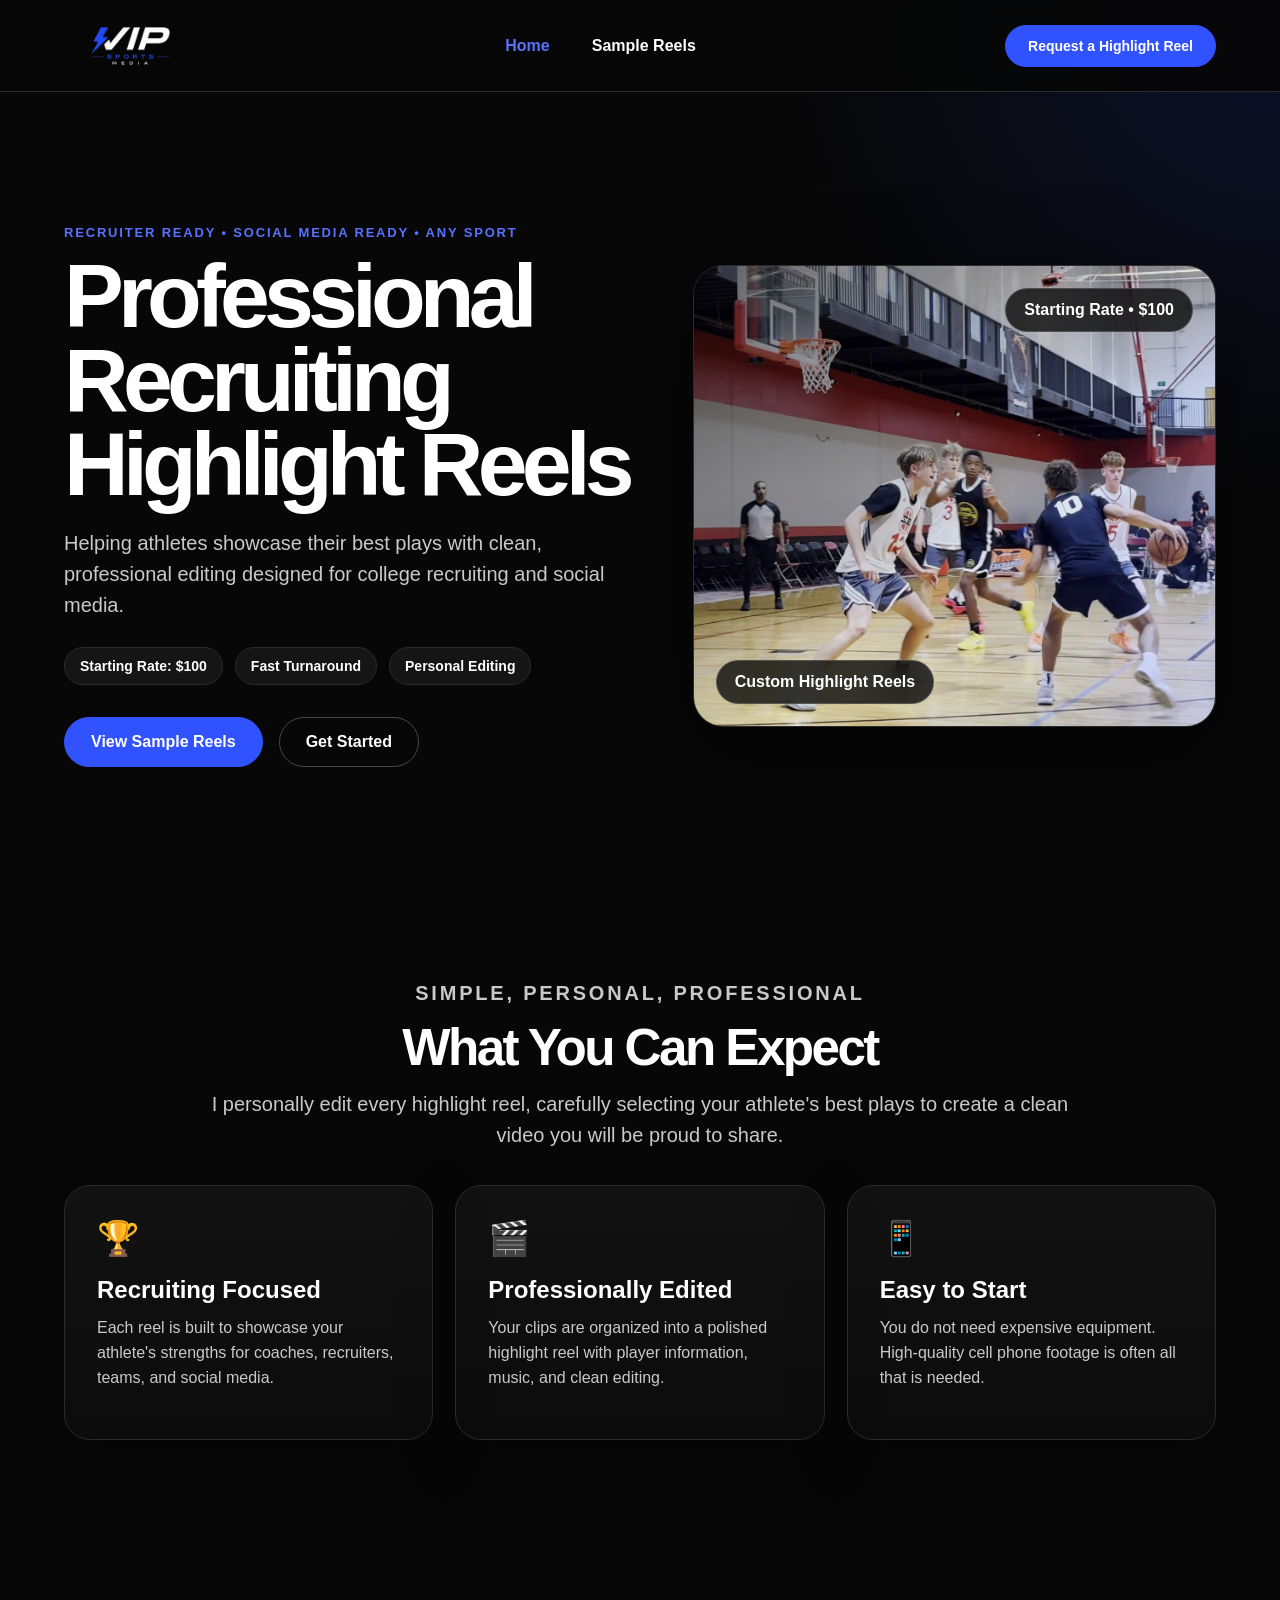
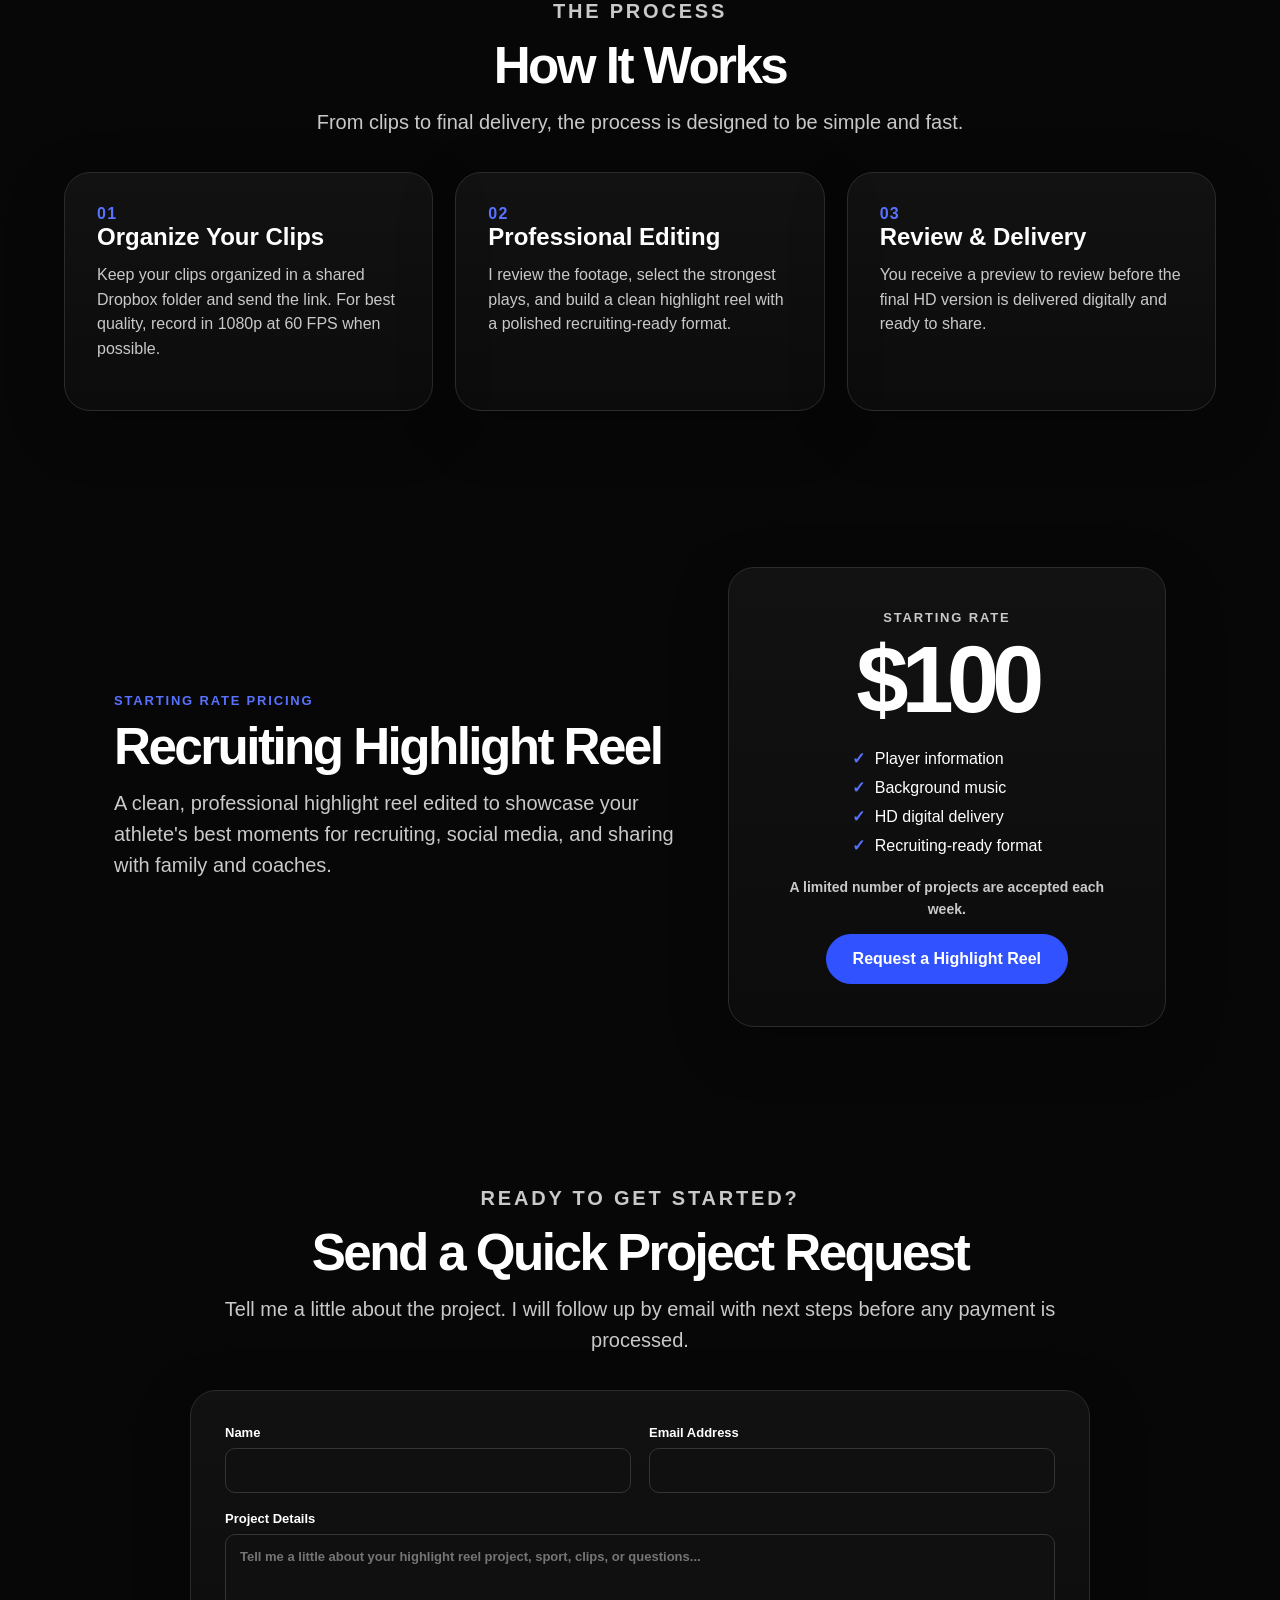
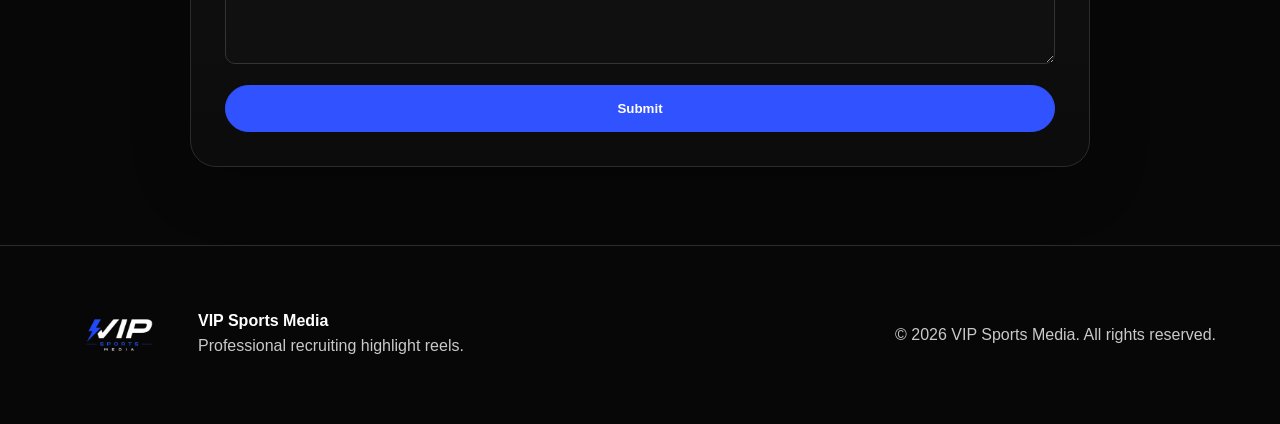
<file: index.html>
<!doctype html>
<html lang="en">
<head>
  <meta charset="utf-8">
  <meta name="viewport" content="width=device-width, initial-scale=1">
  <title>VIP Sports Media | Professional Recruiting Highlight Reels</title>
  <meta name="description" content="Professional highlight reels for recruiting, social media, and showcasing your athlete's best plays. Starting Rate sports highlight reel editing by VIP Sports Media.">
  <link rel="stylesheet" href="css/styles.css">
</head>
<body>
  <header class="site-header">
    <a class="brand" href="index.html" aria-label="VIP Sports Media home">
      <img src="images/logo.png" alt="VIP Sports Media logo">
    </a>
    <nav aria-label="Primary navigation">
      <a href="index.html" class="active">Home</a>
      <a href="sample-reels.html">Sample Reels</a>
    </nav>
    <a class="btn btn-small" href="#request">Request a Highlight Reel</a>
  </header>

  <main>
    <section class="hero section reveal">
      <div class="hero-copy">
        <p class="eyebrow">Recruiter Ready • Social Media Ready • Any Sport</p>
        <h1>Professional Recruiting Highlight Reels</h1>
        <p class="lead">Helping athletes showcase their best plays with clean, professional editing designed for college recruiting and social media.</p>
        <div class="pill-row" aria-label="Key features">
          <span>Starting Rate: $100</span>
          <span>Fast Turnaround</span>
          <span>Personal Editing</span>
        </div>
        <div class="actions">
          <a class="btn" href="sample-reels.html">View Sample Reels</a>
          <a class="btn btn-outline" href="#request">Get Started</a>
        </div>
      </div>
      <div class="hero-visual" aria-label="Basketball highlight reel action photo">
        <img src="images/hero-basketball.jpg" alt="Basketball player driving with the ball during a game">
        <div class="badge badge-top">Starting Rate • $100</div>
        <div class="badge badge-bottom">Custom Highlight Reels</div>
      </div>
    </section>

    <section class="section reveal">
      <div class="section-heading center">
        <p class="eyebrow">Simple, Personal, Professional</p>
        <h2>What You Can Expect</h2>
        <p>I personally edit every highlight reel, carefully selecting your athlete's best plays to create a clean video you will be proud to share.</p>
      </div>
      <div class="feature-grid three">
        <article class="card feature-card">
          <div class="icon">🏆</div>
          <h3>Recruiting Focused</h3>
          <p>Each reel is built to showcase your athlete's strengths for coaches, recruiters, teams, and social media.</p>
        </article>
        <article class="card feature-card">
          <div class="icon">🎬</div>
          <h3>Professionally Edited</h3>
          <p>Your clips are organized into a polished highlight reel with player information, music, and clean editing.</p>
        </article>
        <article class="card feature-card">
          <div class="icon">📱</div>
          <h3>Easy to Start</h3>
          <p>You do not need expensive equipment. High-quality cell phone footage is often all that is needed.</p>
        </article>
      </div>
    </section>

    <section class="section reveal">
      <div class="section-heading center">
        <p class="eyebrow">The Process</p>
        <h2>How It Works</h2>
        <p>From clips to final delivery, the process is designed to be simple and fast.</p>
      </div>
      <div class="steps-row">
        <article class="step-card card">
          <span class="step-number">01</span>
          <h3>Organize Your Clips</h3>
          <p>Keep your clips organized in a shared Dropbox folder and send the link. For best quality, record in 1080p at 60 FPS when possible.</p>
        </article>
        <article class="step-card card">
          <span class="step-number">02</span>
          <h3>Professional Editing</h3>
          <p>I review the footage, select the strongest plays, and build a clean highlight reel with a polished recruiting-ready format.</p>
        </article>
        <article class="step-card card">
          <span class="step-number">03</span>
          <h3>Review & Delivery</h3>
          <p>You receive a preview to review before the final HD version is delivered digitally and ready to share.</p>
        </article>
      </div>
    </section>

    <section class="section split-section reveal">
      <div>
        <p class="eyebrow">Starting Rate Pricing</p>
        <h2>Recruiting Highlight Reel</h2>
        <p class="section-text">A clean, professional highlight reel edited to showcase your athlete's best moments for recruiting, social media, and sharing with family and coaches.</p>
      </div>
      <div class="price-card card">
        <div class="price-label">Starting Rate</div>
        <div class="price">$100</div>
        <ul class="check-list">
          <li>Player information</li>
          <li>Background music</li>
          <li>HD digital delivery</li>
          <li>Recruiting-ready format</li>
        </ul>
        <p class="small-note">A limited number of projects are accepted each week.</p>
        <a class="btn" href="#request">Request a Highlight Reel</a>
      </div>
    </section>

    <section class="section reveal" id="request">
      <div class="section-heading center narrow">
        <p class="eyebrow">Ready to Get Started?</p>
        <h2>Send a Quick Project Request</h2>
        <p>Tell me a little about the project. I will follow up by email with next steps before any payment is processed.</p>
      </div>
      <form class="contact-card card" action="https://formspree.io/f/mjgqwjwo" method="POST">
        <div class="form-grid">
          <label>Name
            <input name="Name" autocomplete="name" required>
          </label>
          <label>Email Address
            <input name="Email" type="email" autocomplete="email" required>
          </label>
        </div>
        <label>Project Details
          <textarea name="Project Details" placeholder="Tell me a little about your highlight reel project, sport, clips, or questions..."></textarea>
        </label>
        <input type="hidden" name="_subject" value="New VIP Sports Media Project Request">
        <button class="btn btn-full" type="submit">Submit</button>
      </form>
    </section>
  </main>

  <footer class="site-footer">
    <img src="images/logo.png" alt="VIP Sports Media logo">
    <div>
      <strong>VIP Sports Media</strong>
      <p>Professional recruiting highlight reels.</p>
    </div>
    <p>© 2026 VIP Sports Media. All rights reserved.</p>
  </footer>

  <script src="js/script.js"></script>
</body>
</html>
</file>
<file: css/styles.css>
:root {
  --bg: #070707;
  --surface: #111111;
  --card: #171717;
  --line: #2b2b2b;
  --text: #ffffff;
  --muted: #c9c9c9;
  --soft: #f4f4f4;
  --blue: #3152ff;
  --blue-light: #5872ff;
  --shadow: 0 24px 90px rgba(0, 0, 0, .42);
}

* { box-sizing: border-box; }
html { scroll-behavior: smooth; }
body {
  margin: 0;
  background: radial-gradient(circle at top right, rgba(49, 82, 255, .14), transparent 32rem), var(--bg);
  color: var(--text);
  font-family: Arial, Helvetica, sans-serif;
}
a { color: inherit; }
img, video { max-width: 100%; }

.site-header {
  min-height: 92px;
  display: flex;
  align-items: center;
  justify-content: space-between;
  gap: 24px;
  padding: 0 5vw;
  border-bottom: 1px solid var(--line);
  background: rgba(7, 7, 7, .9);
  backdrop-filter: blur(14px);
  position: sticky;
  top: 0;
  z-index: 10;
}
.brand img { width: 132px; display: block; }
nav { display: flex; gap: 42px; font-weight: 800; }
nav a { text-decoration: none; color: var(--text); }
nav a:hover, nav a.active { color: var(--blue-light); }

.section { padding: 78px 5vw; }
.center { text-align: center; }
.narrow { max-width: 760px; margin: 0 auto; }

.btn {
  display: inline-flex;
  align-items: center;
  justify-content: center;
  background: var(--blue);
  color: #fff;
  text-decoration: none;
  border: 1px solid var(--blue);
  border-radius: 999px;
  padding: 15px 26px;
  font-weight: 900;
  cursor: pointer;
  transition: transform .2s ease, background .2s ease, border-color .2s ease;
}
.btn:hover { background: var(--blue-light); border-color: var(--blue-light); transform: translateY(-2px); }
.btn-small { padding: 12px 22px; font-size: 14px; }
.btn-outline { background: transparent; border-color: rgba(255, 255, 255, .25); }
.btn-full { width: 100%; }

.eyebrow {
  margin: 0 0 14px;
  color: var(--blue-light);
  text-transform: uppercase;
  letter-spacing: .14em;
  font-weight: 900;
  font-size: 13px;
}
h1, h2, h3, p { margin-top: 0; }
h1 {
  font-size: clamp(48px, 7vw, 92px);
  line-height: .94;
  letter-spacing: -.065em;
  margin-bottom: 22px;
}
h2 {
  font-size: clamp(36px, 4vw, 58px);
  line-height: .98;
  letter-spacing: -.05em;
  margin-bottom: 16px;
}
h3 { font-size: 24px; margin-bottom: 12px; }
.lead, .section-heading p, .section-text {
  color: var(--muted);
  font-size: 20px;
  line-height: 1.55;
}
.centered { margin-left: auto; margin-right: auto; }
.section-heading { max-width: 860px; margin: 0 auto 34px; }

.hero {
  display: grid;
  grid-template-columns: minmax(0, 1fr) minmax(360px, .92fr);
  gap: 60px;
  align-items: center;
  min-height: calc(100vh - 92px);
}
.hero-copy { max-width: 780px; }
.pill-row {
  display: flex;
  flex-wrap: wrap;
  gap: 12px;
  margin: 26px 0 0;
}
.pill-row span {
  background: rgba(255, 255, 255, .055);
  border: 1px solid var(--line);
  border-radius: 999px;
  padding: 10px 15px;
  font-size: 14px;
  font-weight: 900;
}
.actions { display: flex; flex-wrap: wrap; gap: 16px; margin-top: 32px; }
.hero-visual {
  position: relative;
  min-height: 460px;
  border: 1px solid var(--line);
  border-radius: 30px;
  overflow: hidden;
  background: #000;
  box-shadow: var(--shadow);
}
.hero-visual::after {
  content: "";
  position: absolute;
  inset: 0;
  background: linear-gradient(135deg, rgba(0,0,0,.58), rgba(0,0,0,.05) 55%, rgba(49,82,255,.22));
}
.hero-visual img { width: 100%; height: 100%; min-height: 460px; object-fit: cover; display: block; }
.badge {
  position: absolute;
  z-index: 2;
  background: rgba(7, 7, 7, .78);
  border: 1px solid rgba(255, 255, 255, .18);
  backdrop-filter: blur(12px);
  border-radius: 999px;
  padding: 12px 18px;
  font-weight: 900;
}
.badge-top { top: 22px; right: 22px; }
.badge-bottom { bottom: 22px; left: 22px; }

.card {
  background: linear-gradient(180deg, rgba(255,255,255,.045), rgba(255,255,255,.02));
  border: 1px solid var(--line);
  border-radius: 26px;
  box-shadow: 0 18px 60px rgba(0,0,0,.24);
}
.feature-grid, .steps-row {
  display: grid;
  grid-template-columns: repeat(3, minmax(0, 1fr));
  gap: 22px;
  max-width: 1180px;
  margin: 0 auto;
}
.feature-card, .step-card { padding: 32px; }
.feature-card p, .step-card p, .price-card p, .sample-card p, .final-cta p, .site-footer p {
  color: var(--muted);
  line-height: 1.55;
}
.icon { font-size: 34px; margin-bottom: 18px; }
.step-number { color: var(--blue-light); font-weight: 900; letter-spacing: .08em; }

.split-section {
  display: grid;
  grid-template-columns: minmax(0, .9fr) minmax(320px, .7fr);
  gap: 50px;
  align-items: center;
  max-width: 1180px;
  margin: 0 auto;
}
.price-card { padding: 42px; text-align: center; }
.price-label { color: var(--muted); font-weight: 900; text-transform: uppercase; letter-spacing: .14em; font-size: 13px; }
.price { font-size: 94px; line-height: 1; font-weight: 900; letter-spacing: -.075em; margin: 8px 0 22px; }
.check-list { display: inline-grid; gap: 10px; text-align: left; margin: 0 0 22px; padding: 0; list-style: none; }
.check-list li::before { content: "✓"; color: var(--blue-light); font-weight: 900; margin-right: 10px; }
.small-note { font-size: 14px; font-weight: 800; }

.contact-card { max-width: 900px; margin: 34px auto 0; padding: 34px; }
.form-grid { display: grid; grid-template-columns: 1fr 1fr; gap: 18px; }
label { display: block; margin-bottom: 18px; color: var(--text); font-size: 13px; font-weight: 900; }
input, textarea {
  width: 100%;
  margin-top: 8px;
  background: #101010;
  border: 1px solid #343434;
  border-radius: 10px;
  color: var(--text);
  font: inherit;
  padding: 14px;
}
textarea { min-height: 130px; resize: vertical; }
input:focus, textarea:focus { outline: 2px solid rgba(49, 82, 255, .5); border-color: var(--blue-light); }

.samples-hero { padding-bottom: 30px; }
.samples-hero h1 { margin-bottom: 18px; }
.samples-grid { max-width: 1120px; margin: 0 auto; padding-top: 20px; }
.sample-card { padding: 30px; margin-bottom: 36px; }
.sample-info { display: flex; flex-wrap: wrap; align-items: end; justify-content: space-between; gap: 14px; margin-bottom: 22px; }
.sample-info h2 { margin-bottom: 4px; }
.sport-tag { color: var(--blue-light) !important; font-weight: 900; text-transform: uppercase; letter-spacing: .14em; font-size: 13px; }
video { width: 100%; border-radius: 18px; background: #000; display: block; }
.final-cta { max-width: 820px; margin: 0 auto; padding: 44px; }

.site-footer {
  display: grid;
  grid-template-columns: auto 1fr auto;
  align-items: center;
  gap: 24px;
  padding: 52px 5vw;
  border-top: 1px solid var(--line);
}
.site-footer img { width: 110px; }
.site-footer strong { display: block; margin-bottom: 4px; }
.site-footer p { margin: 0; }

.reveal { opacity: 0; transform: translateY(18px); transition: opacity .55s ease, transform .55s ease; }
.reveal.visible { opacity: 1; transform: translateY(0); }

@media (max-width: 900px) {
  .site-header { flex-wrap: wrap; padding: 18px 5vw; }
  .site-header .btn { display: none; }
  nav { order: 3; width: 100%; justify-content: center; gap: 30px; }
  .hero, .split-section, .feature-grid, .steps-row { grid-template-columns: 1fr; }
  .hero { min-height: auto; }
  .hero-visual, .hero-visual img { min-height: 330px; }
  .section { padding: 56px 5vw; }
  .form-grid { grid-template-columns: 1fr; gap: 0; }
  .site-footer { grid-template-columns: 1fr; text-align: center; justify-items: center; }
}

@media (max-width: 560px) {
  .brand img { width: 116px; }
  h1 { font-size: 48px; }
  h2 { font-size: 38px; }
  .lead, .section-heading p, .section-text { font-size: 18px; }
  .actions { flex-direction: column; align-items: stretch; }
  .btn { width: 100%; }
  .price { font-size: 76px; }
  .contact-card, .feature-card, .step-card, .sample-card, .price-card { padding: 24px; }
}
</file>
